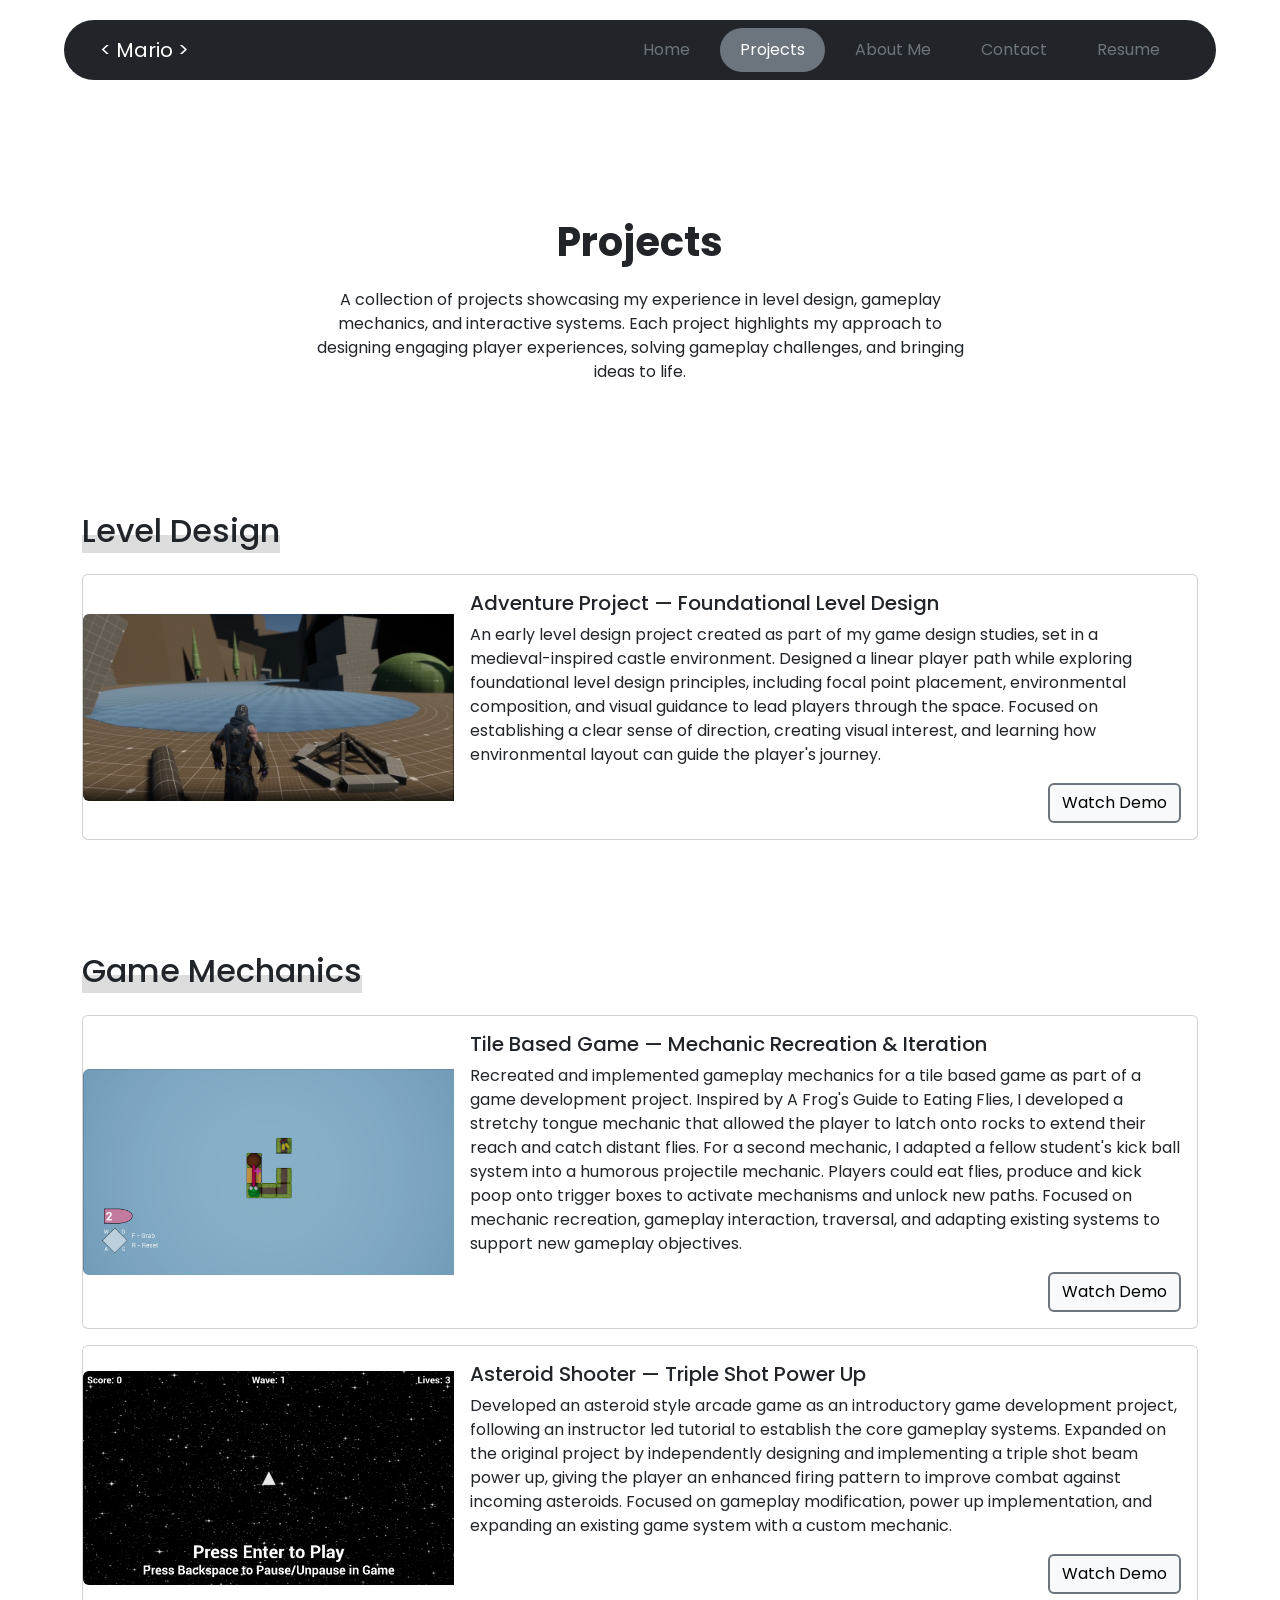
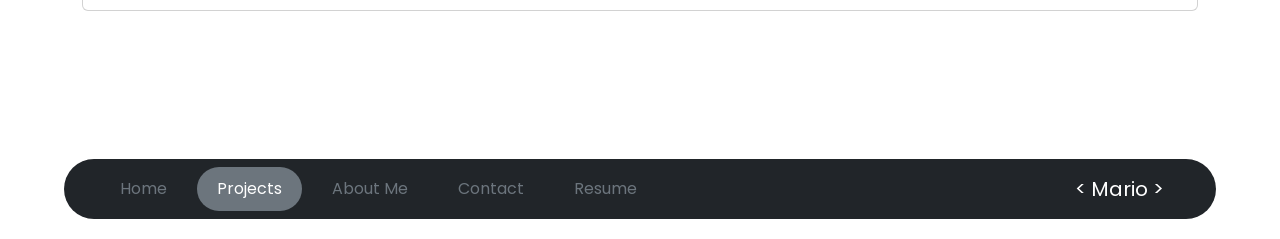
<file: projects.html>
<!DOCTYPE html>
<html lang="en">

<head>
    <meta charset="UTF-8">
    <meta name="viewport" content="width=device-width, initial-scale=1.0">
    <title>Mario Jasso III</title>
    <link href="https://cdn.jsdelivr.net/npm/bootstrap@5.2.3/dist/css/bootstrap.min.css" rel="stylesheet"
        integrity="sha384-rbsA2VBKQhggwzxH7pPCaAqO46MgnOM80zW1RWuH61DGLwZJEdK2Kadq2F9CUG65" crossorigin="anonymous">
    <link rel="icon" type="image/png" href="./media/Favicon.png">
    <link rel="stylesheet" href="./style.css">
</head>

<body>
    <header>
        <div class="nav-wrapper">
            <nav class="navbar navbar-expand-lg bg-dark rounded-pill px-4 py-2">
                <div class="container">
                    <a class="navbar-brand text-white" href="./index.html">&lt; Mario &gt;</a>
                    <button class="navbar-toggler" type="button" data-bs-toggle="collapse" data-bs-target="#navbarNav"
                        aria-controls="navbarNav" aria-expanded="false" aria-label="Toggle navigation">
                        <span class="navbar-toggler-icon"></span>
                    </button>
                    <div class="collapse navbar-collapse justify-content-end" id="navbarNav">
                        <ul class="nav nav-pills">
                            <li class="nav-item">
                                <a class="nav-link text-secondary" href="./index.html">Home</a>
                            </li>
                            <li class="nav-item">
                                <a class="nav-link active bg-secondary" aria-current="page"
                                    href="./projects.html">Projects</a>
                            </li>
                            <li class="nav-item">
                                <a class="nav-link text-secondary" href="./aboutme.html">About Me</a>
                            </li>
                            <li class="nav-item">
                                <a class="nav-link text-secondary" href="./contact.html">Contact</a>
                            </li>
                            <li class="nav-item">
                                <a class="nav-link text-secondary" href="./media/entry_level_game_design_resume.pdf"
                                    target="_blank">Resume</a>
                            </li>
                        </ul>
                    </div>
                </div>
            </nav>
        </div>
    </header>

    <main class="container">
        <section>
            <div class="d-flex flex-column justify-content-center align-items-center text-center">
                <p class="fs-1 fw-bold">Projects</p>
                <p class="mw-650"> A collection of projects showcasing my experience in level design,
                    gameplay mechanics, and interactive systems. Each project highlights
                    my approach to designing engaging player experiences, solving
                    gameplay challenges, and bringing ideas to life.</p>
            </div>
        </section>

        <section class="project-1">
            <div class="row">
                <div class="col-12">
                    <h2 class="mb-4"><span>Level Design</span></h2>
                </div>

            </div>
            <div class="col-12">
                <div class="card mb-3" style="max-width: 100%;">
                    <div class="row g-0">
                        <div class="col-md-4 d-flex align-items-center">
                            <img src="./media/LevelDesignWalkthrough.png" class="img-fluid rounded-start" alt="...">
                        </div>
                        <div class="col-md-8">
                            <div class="card-body">
                                <h5 class="card-title">Adventure Project — Foundational Level Design</h5>
                                <p class="card-text">
                                    An early level design project created as part of my game design studies, set in
                                    a medieval-inspired castle environment. Designed a linear player path while
                                    exploring foundational level design principles, including focal point placement,
                                    environmental composition, and visual guidance to lead players through the
                                    space.
                                    Focused on establishing a clear sense of direction, creating visual interest,
                                    and learning how environmental layout can guide the player's journey.
                                </p>
                                <div class="d-grid gap-2 d-md-flex justify-content-md-end">
                                    <a class="btn btn-light border border-secondary border-2"
                                        href="https://youtu.be/OSGNTH2AXQY" target="_blank">Watch Demo</a>

                                </div>
                            </div>
                        </div>
                    </div>
                </div>
            </div>
            </div>
        </section>

        <section class="project-2">
            <div class="row">
                <div class="col-12">
                    <h2 class="mb-4"><span>Game Mechanics</span></h2>
                </div>
                <div class="col-12">
                    <div class="card mb-3" style="max-width: 100%;">
                        <div class="row g-0">
                            <div class="col-md-4 d-flex align-items-center">
                                <img src="./media/LevelDesign2.png" class="img-fluid rounded-start" alt="...">
                            </div>
                            <div class="col-md-8">
                                <div class="card-body">
                                    <h5 class="card-title">Tile Based Game — Mechanic Recreation & Iteration</h5>
                                    <p class="card-text">
                                        Recreated and implemented gameplay mechanics for a tile based
                                        game as part of a game development project. Inspired by A Frog's Guide to Eating
                                        Flies, I developed a stretchy tongue mechanic that allowed the player to latch
                                        onto rocks to extend their reach and catch distant flies.
                                        For a second mechanic, I adapted a fellow student's kick ball system into a
                                        humorous projectile mechanic. Players could eat flies, produce and kick poop
                                        onto trigger boxes to activate mechanisms and unlock new paths.
                                        Focused on mechanic recreation, gameplay interaction, traversal, and adapting
                                        existing systems to support new gameplay objectives.</p>
                                    <div class="d-grid gap-2 d-md-flex justify-content-md-end">
                                        <a class="btn btn-light border border-secondary border-2"
                                            href="https://youtu.be/09aYOz7bW8I" target="_blank">Watch Demo</a>

                                    </div>
                                </div>
                            </div>
                        </div>
                    </div>
                </div>


                <div class="col-12">
                    <div class="card mb-3" style="max-width: 100%;">
                        <div class="row g-0">
                            <div class="col-md-4 d-flex align-items-center">
                                <img src="./media/AsteriodGameMechanic.png" class="img-fluid rounded-start" alt="...">
                            </div>
                            <div class="col-md-8">
                                <div class="card-body">
                                    <h5 class="card-title">Asteroid Shooter — Triple Shot Power Up</h5>
                                    <p class="card-text">
                                        Developed an asteroid style arcade game as an introductory game development
                                        project,
                                        following an instructor led tutorial to establish the core gameplay systems.
                                        Expanded on the original project by independently designing and implementing a
                                        triple shot beam power up, giving the player an enhanced firing pattern to
                                        improve
                                        combat against incoming asteroids.
                                        Focused on gameplay modification, power up implementation, and expanding an
                                        existing
                                        game system with a custom mechanic.</p>
                                    <div class="d-grid gap-2 d-md-flex justify-content-md-end">
                                        <a class="btn btn-light border border-secondary border-2"
                                            href="https://youtu.be/QKXpebucCwY" target="_blank">Watch Demo</a>

                                    </div>
                                </div>
                            </div>
                        </div>
                    </div>
                </div>
            </div>
        </section>
    </main>

    <footer>
        <div class="nav-wrapper">
            <nav class="navbar navbar-expand-lg navbar-dark bg-dark rounded-pill px-4 py-2">
                <div class="container">



                    <button class="navbar-toggler" type="button" data-bs-toggle="collapse" data-bs-target="#footerNav"
                        aria-controls="footerNav" aria-expanded="false" aria-label="Toggle navigation">
                        <span class="navbar-toggler-icon"></span>
                    </button>

                    <div class="collapse navbar-collapse" id="footerNav">
                        <ul class="nav nav-pills">
                            <li class="nav-item">
                                <a class="nav-link text-secondary" href="./index.html">Home</a>
                            </li>
                            <li class="nav-item">
                                <a class="nav-link active bg-secondary" href="./projects.html">Projects</a>
                            </li>
                            <li class="nav-item">
                                <a class="nav-link text-secondary" href="./aboutme.html">About Me</a>
                            </li>
                            <li class="nav-item">
                                <a class="nav-link text-secondary" href="./contact.html">Contact</a>
                            </li>
                            <li class="nav-item">
                                <a class="nav-link text-secondary" href="./media/entry_level_game_design_resume.pdf"
                                    target="_blank">Resume</a>
                            </li>
                        </ul>
                    </div>
                    <a class="navbar-brand text-white  justify-content-end" href="./index.html">&lt; Mario &gt;</a>
                </div>
            </nav>

        </div>
    </footer>


    <script src="https://cdn.jsdelivr.net/npm/bootstrap@5.2.3/dist/js/bootstrap.bundle.min.js"
        integrity="sha384-kenU1KFdBIe4zVF0s0G1M5b4hcpxyD9F7jL+jjXkk+Q2h455rYXK/7HAuoJl+0I4"
        crossorigin="anonymous"></script>



</body>

</html>
</file>
<file: style.css>
@import url("https://fonts.googleapis.com/css2?family=Poppins:ital,wght@0,100;0,200;0,300;0,400;0,500;0,600;0,700;0,800;0,900;1,100;1,200;1,300;1,400;1,500;1,600;1,700;1,800;1,900&display=swap");
@import url("https://cdn.jsdelivr.net/npm/bootstrap-icons@1.13.2/font/bootstrap-icons.min.css");
* {
  font-family: "Poppins", sans-serif;
}

.introduction img {
  width: 300px;
  height: 300px;
}
section {
  margin: 7rem 0;
}
.mw-650 {
  max-width: 650px;
}
.intro-height {
  height: 70vh;
}

.nav-wrapper {
  display: flex;
  justify-content: center;
  padding: 20px 0;
}

.nav-wrapper .navbar {
  width: 90%;
  max-width: 1200px;
  border-radius: 50px; /* pill shape */
  background-color: rgba(4, 9, 21, 0.7); /* semi-transparent background */
}
.nav-pills .nav-link {
  border-radius: 50px !important; /* makes the pill fully rounded */
  padding: 10px 20px; /* thicker pill shape */
}

.nav-pills .nav-link.active {
  border-radius: 50px !important; /* active pill also rounded */
}
#typed-text {
  padding-right: 5px;
  white-space: nowrap;
  overflow: hidden;
}
h2 span {
  background: linear-gradient(#ffffff 60%, #dddddd 30%);
}
.contact-height {
  height: 55vh;
}

.bi-linkedin,
.bi-discord {
  color: #222;
}

.bi-linkedin:hover,
.bi-discord:hover {
  color: #666;
}

/* Navbar container */
.nav-wrapper {
  display: flex;
  justify-content: center;
  padding: 20px 0;
}

.nav-wrapper .navbar {
  width: 90%;
  max-width: 1200px;
  border-radius: 50px;
  background-color: rgba(4, 9, 21, 0.7);
}

/* Navigation links */
.nav-pills {
  gap: 10px;
}

.nav-pills .nav-link {
  border-radius: 50px !important;
  padding: 10px 20px;
}

/* Mobile hamburger menu */
@media (max-width: 991.98px) {
  .nav-wrapper .navbar {
    border-radius: 30px !important;
  }

  .nav-wrapper .navbar .container {
    flex-wrap: wrap;
  }

  .navbar-brand {
    margin-right: auto;
  }

  .navbar-collapse {
    flex-basis: 100%;
    width: 100%;
    padding-top: 10px;
  }

  .navbar-collapse .nav-pills {
    display: flex;
    flex-direction: column;
    align-items: flex-end;
    width: 100%;
    gap: 4px;
  }

  .navbar-collapse .nav-item {
    width: auto;
  }

  .navbar-collapse .nav-link {
    display: block;
    text-align: right;
  }
}

/* Responsive YouTube video */
.video-container {
  position: relative;
  width: 100%;
  max-width: 650px;
  aspect-ratio: 16 / 9;
  overflow: hidden;
  margin: 0 auto;
}

.video-container iframe {
  position: absolute;
  top: 0;
  left: 0;
  width: 100%;
  height: 100%;
  border: 0;
}

@media (max-width: 991.98px) {
  footer .navbar .container {
    display: flex;
    flex-wrap: wrap;
    justify-content: space-between;
  }

  footer .navbar-brand {
    order: 1;
    margin-left: auto;
    margin-right: 0;
  }

  footer .navbar-toggler {
    order: 0;
  }

  footer .navbar-collapse {
    order: 2;
    flex-basis: 100%;
  }
}
</file>
